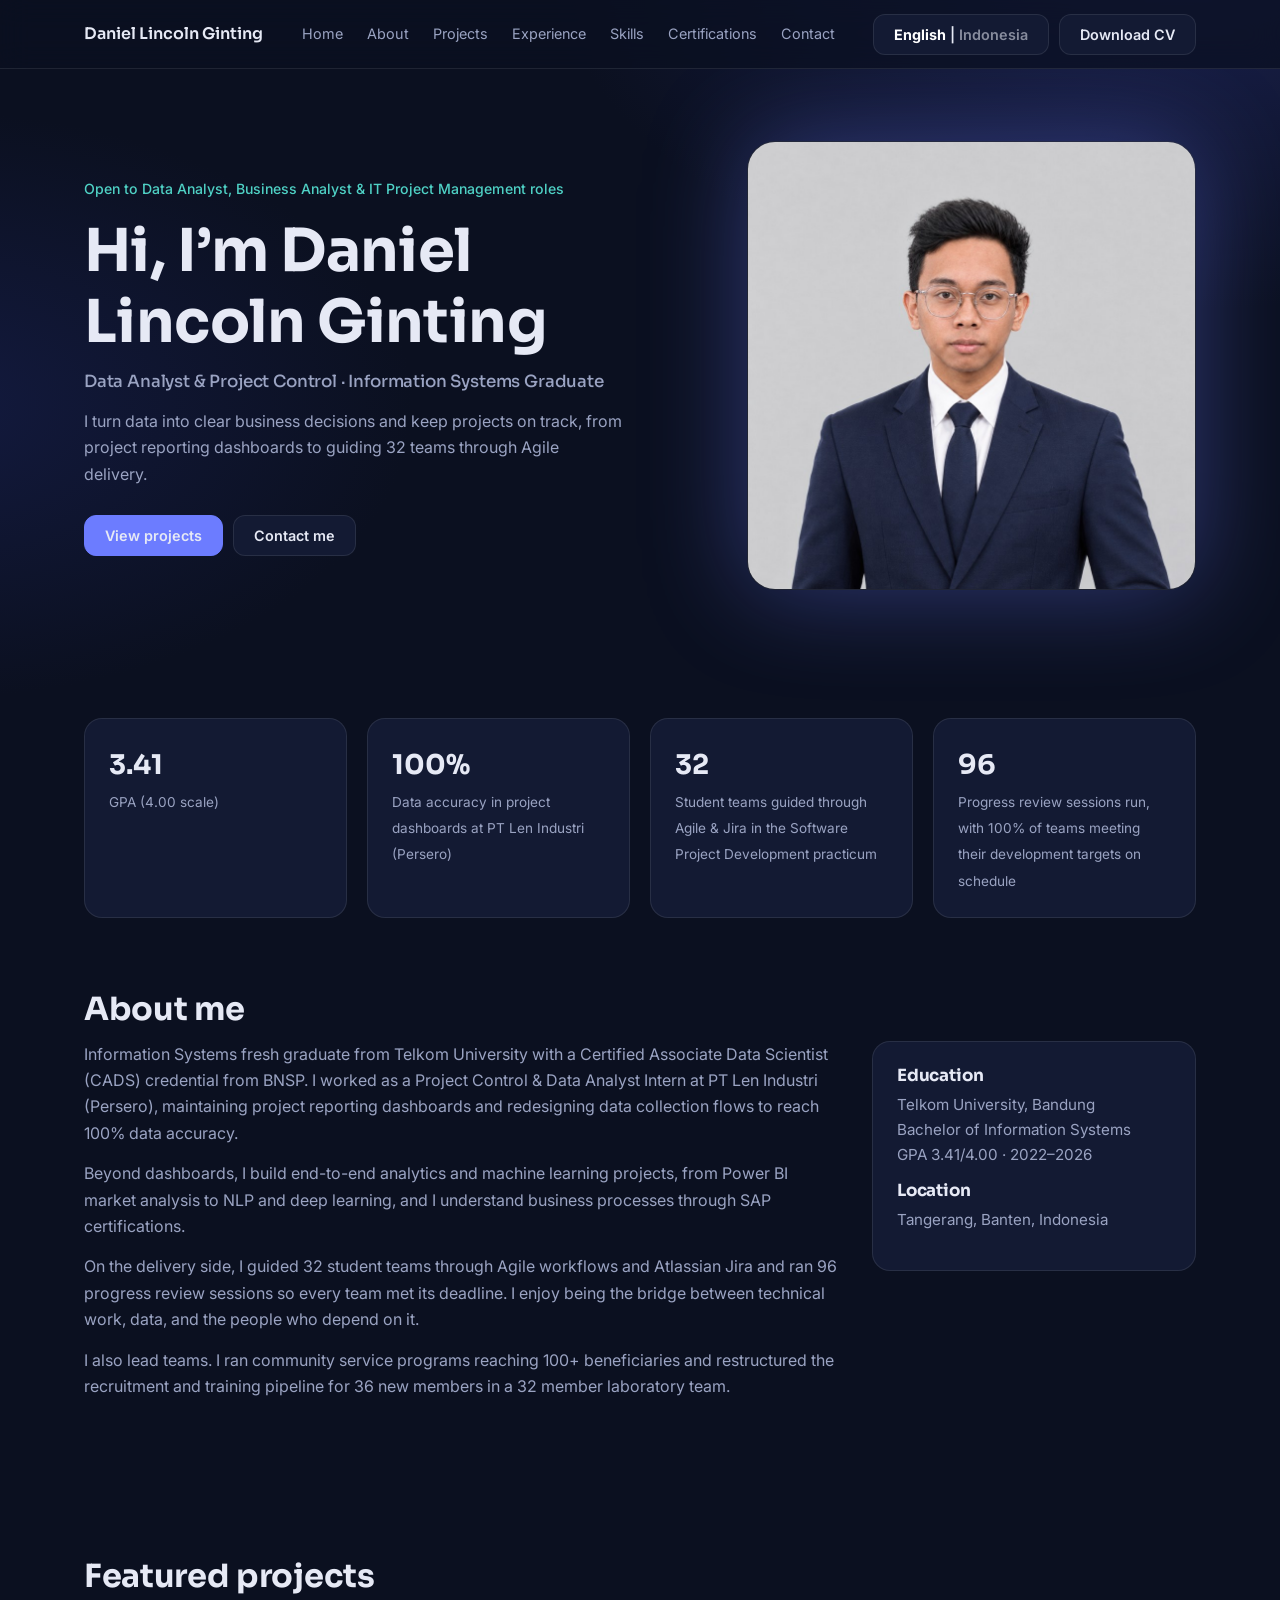
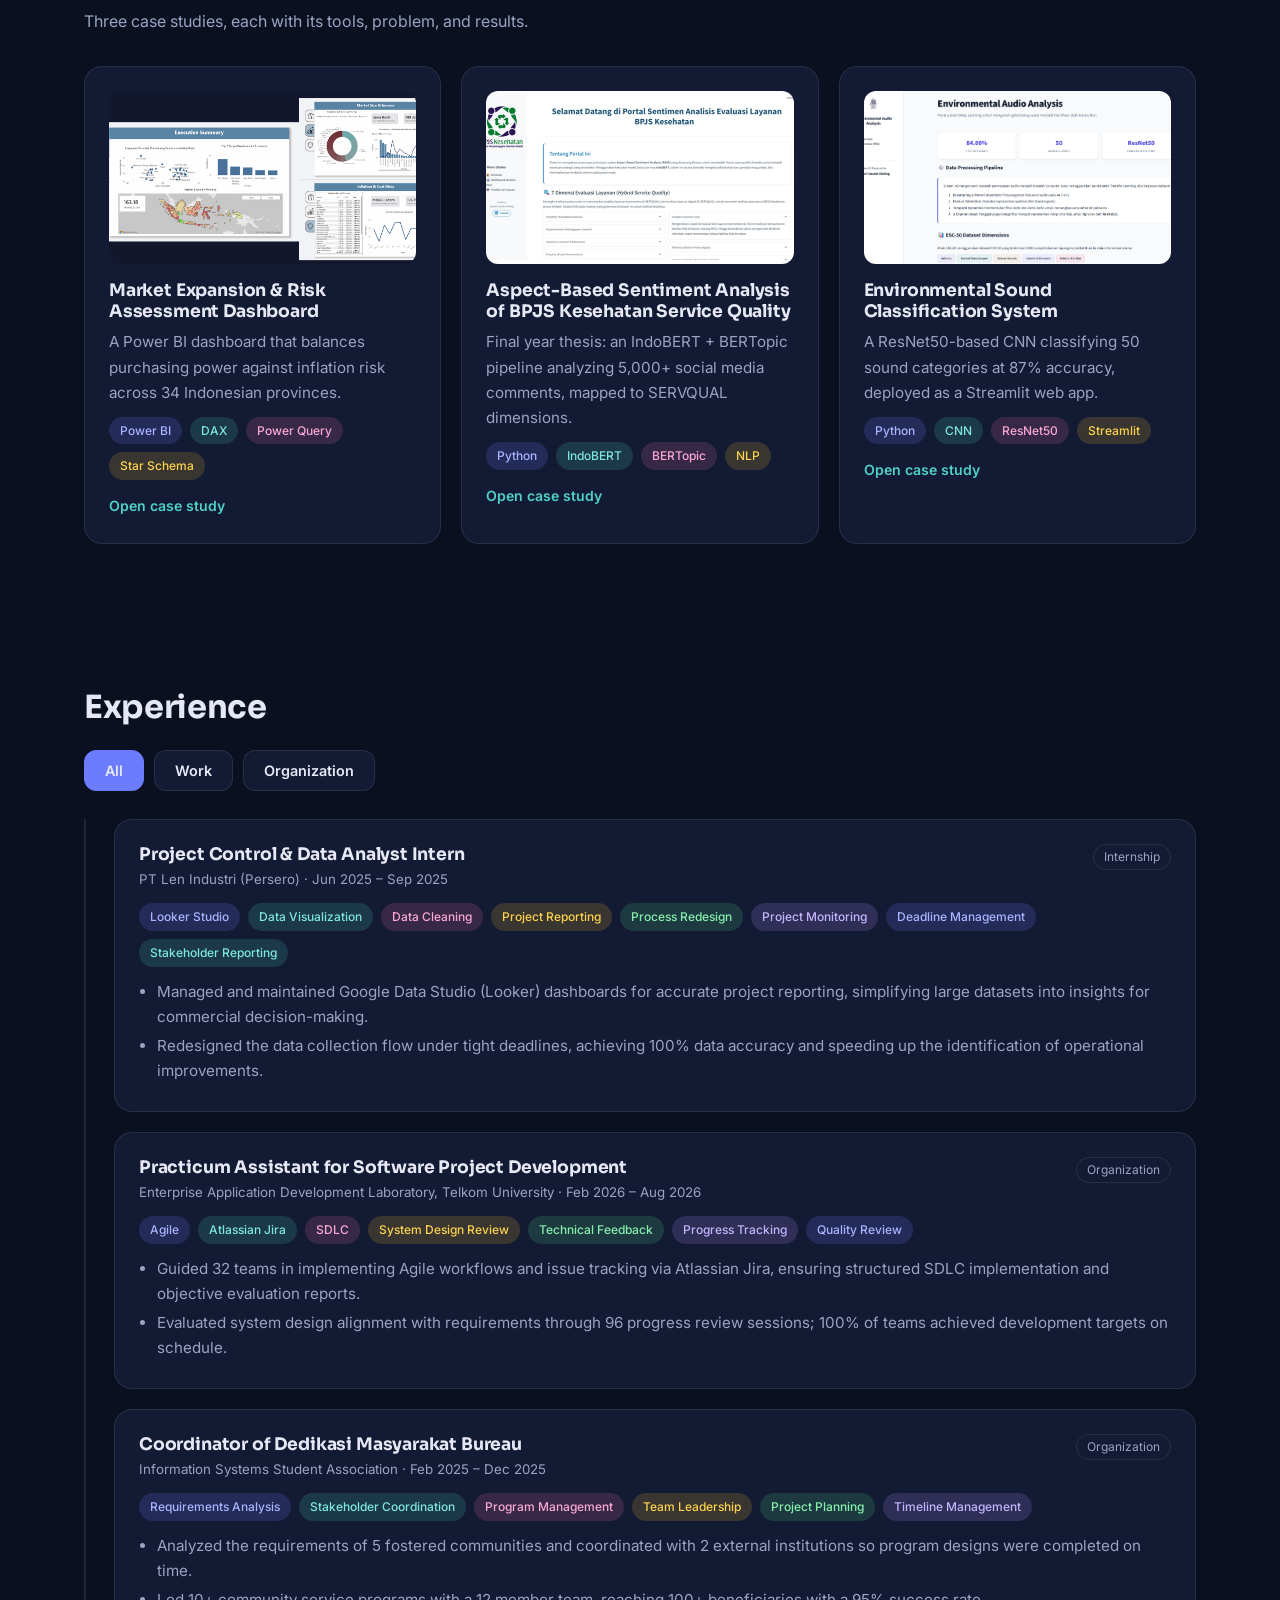
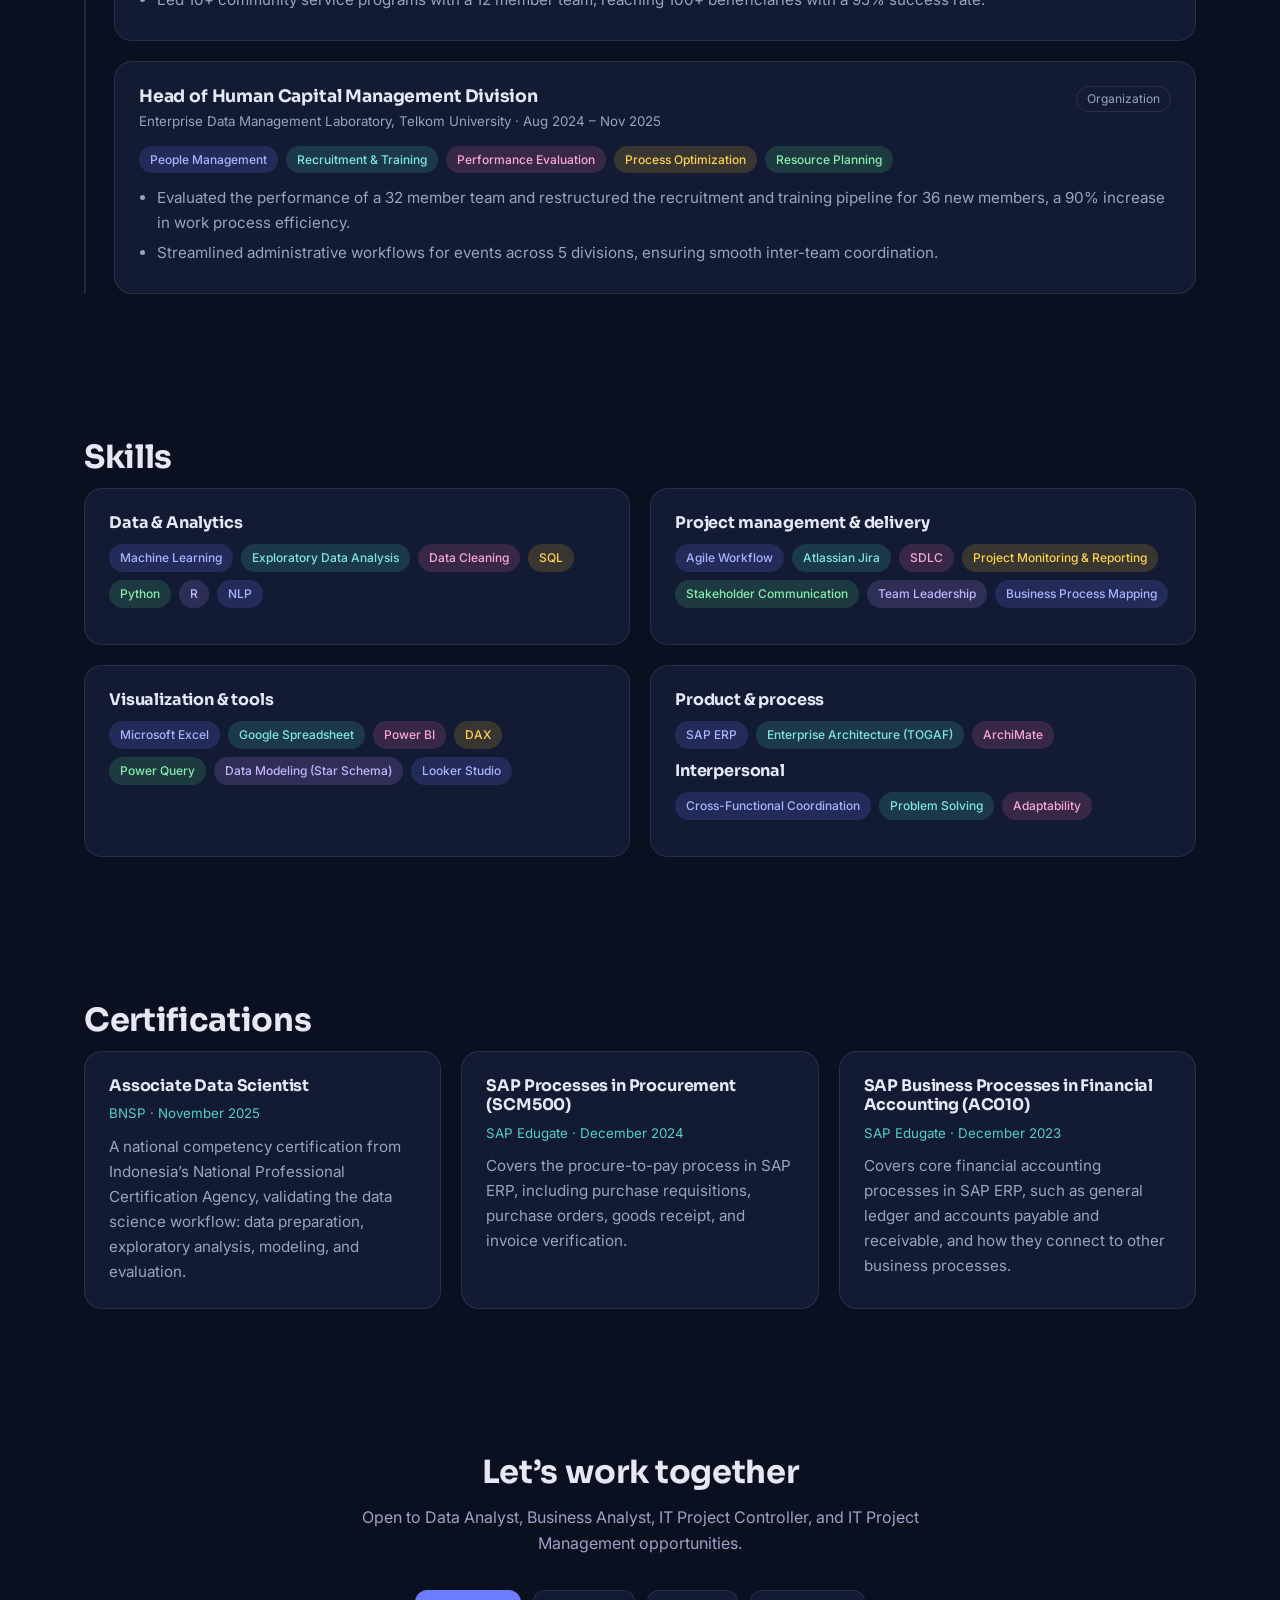
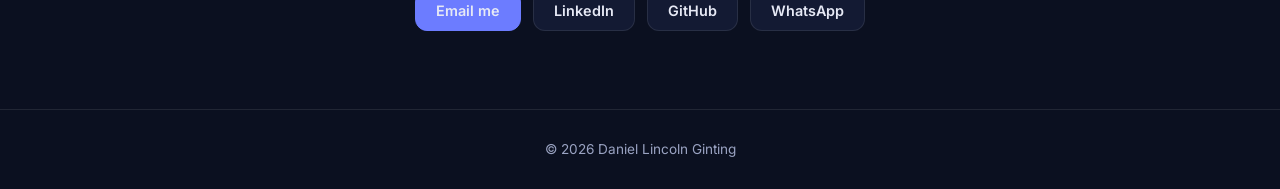
<file: index.html>
<!DOCTYPE html>
<html lang="en">
<head>
<meta charset="utf-8">
<meta name="viewport" content="width=device-width, initial-scale=1">
<title>Daniel Lincoln Ginting | Data Analyst & Project Control</title>
<meta name="description" content="Portfolio of Daniel Lincoln Ginting: data analytics, NLP, and project control.">
<link rel="preconnect" href="https://fonts.googleapis.com">
<link rel="preconnect" href="https://fonts.gstatic.com" crossorigin>
<link href="https://fonts.googleapis.com/css2?family=Inter:wght@400;500;600&family=Sora:wght@500;600;700&display=swap" rel="stylesheet">
<link rel="stylesheet" href="style.css">
</head>
<body>
<nav><div class="wrap">
  <a class="logo" href="#home">Daniel Lincoln Ginting</a>
  <ul>
    <li><a href="#home">Home</a></li><li><a href="#about">About</a></li><li><a href="#projects">Projects</a></li>
    <li><a href="#experience">Experience</a></li><li><a href="#skills">Skills</a></li><li><a href="#certifications">Certifications</a></li><li><a href="#contact">Contact</a></li>
  </ul>
  <div class="dd"><button class="btn">Download CV</button>
    <div><a href="#" id="cv-id">CV Bahasa Indonesia</a><a href="#" id="cv-en">CV English</a></div>
  </div>
</div></nav>

<main class="wrap">
<section id="home" class="hero">
  <div>
    <span class="tag">Open to Data Analyst, Business Analyst & IT Project Management roles</span>
    <h1>Hi, I’m Daniel Lincoln Ginting</h1>
    <h3>Data Analyst & Project Control · Information Systems Graduate</h3>
    <p>I turn data into clear business decisions and keep projects on track, from project reporting dashboards to guiding 32 teams through Agile delivery.</p>
    <a class="btn p" href="#projects">View projects</a><a class="btn" href="#contact">Contact me</a>
  </div>
  <div class="photo"><img src="assets/profile.jpg" alt="Portrait of Daniel Lincoln Ginting" width="900" height="900"></div>
</section>
<div class="stats">
  <div class="card stat"><b>3.41</b><span>GPA (4.00 scale)</span></div>
  <div class="card stat"><b>100%</b><span>Data accuracy in project dashboards at PT Len Industri (Persero)</span></div>
  <div class="card stat"><b>32</b><span>Student teams guided through Agile & Jira in the Software Project Development practicum</span></div>
  <div class="card stat"><b>96</b><span>Progress review sessions run, with 100% of teams meeting their development targets on schedule</span></div>
</div>

<section id="about">
  <h2>About me</h2>
  <div class="about">
    <div>
      <p>Information Systems fresh graduate from Telkom University with a Certified Associate Data Scientist (CADS) credential from BNSP. I worked as a Project Control & Data Analyst Intern at PT Len Industri (Persero), maintaining project reporting dashboards and redesigning data collection flows to reach 100% data accuracy.</p>
      <p>Beyond dashboards, I build end-to-end analytics and machine learning projects, from Power BI market analysis to NLP and deep learning, and I understand business processes through SAP certifications.</p>
      <p>On the delivery side, I guided 32 student teams through Agile workflows and Atlassian Jira and ran 96 progress review sessions so every team met its deadline. I enjoy being the bridge between technical work, data, and the people who depend on it.</p>
      <p>I also lead teams. I ran community service programs reaching 100+ beneficiaries and restructured the recruitment and training pipeline for 36 new members in a 32 member laboratory team.</p>
    </div>
    <div class="card">
      <h3>Education</h3>
      <p>Telkom University, Bandung<br>Bachelor of Information Systems<br>GPA 3.41/4.00 · 2022–2026</p>
      <h3>Location</h3>
      <p>Tangerang, Banten, Indonesia</p>
    </div>
  </div>
</section>

<section id="projects">
  <h2>Featured projects</h2>
  <p class="sub">Three case studies, each with its tools, problem, and results.</p>
  <div class="grid3">
    <a class="card proj" href="market-expansion.html">
      <div class="cover"><img src="assets/cover-market.png" alt="Market Expansion dashboard preview" onerror="this.remove()"></div>
      <h3>Market Expansion & Risk Assessment Dashboard</h3>
      <p>A Power BI dashboard that balances purchasing power against inflation risk across 34 Indonesian provinces.</p>
      <div data-chips="Power BI,DAX,Power Query,Star Schema"></div><span class="go">Open case study</span>
    </a>
    <a class="card proj" href="bpjs-sentiment.html">
      <div class="cover"><img src="assets/cover-bpjs.png" alt="BPJS sentiment analysis preview" onerror="this.remove()"></div>
      <h3>Aspect-Based Sentiment Analysis of BPJS Kesehatan Service Quality</h3>
      <p>Final year thesis: an IndoBERT + BERTopic pipeline analyzing 5,000+ social media comments, mapped to SERVQUAL dimensions.</p>
      <div data-chips="Python,IndoBERT,BERTopic,NLP"></div><span class="go">Open case study</span>
    </a>
    <a class="card proj" href="environmental-audio.html">
      <div class="cover"><img src="assets/cover-audio.png" alt="Environmental sound classification app preview" onerror="this.remove()"></div>
      <h3>Environmental Sound Classification System</h3>
      <p>A ResNet50-based CNN classifying 50 sound categories at 87% accuracy, deployed as a Streamlit web app.</p>
      <div data-chips="Python,CNN,ResNet50,Streamlit"></div><span class="go">Open case study</span>
    </a>
  </div>
</section>

<section id="experience">
  <h2>Experience</h2>
  <div class="tabs">
    <button class="btn on" data-f="all">All</button><button class="btn" data-f="work">Work</button>
    <button class="btn" data-f="org">Organization</button>
  </div>
  <div class="tl">
    <article class="card exp" data-cat="work">
      <span class="badge">Internship</span>
      <h3>Project Control & Data Analyst Intern</h3><small>PT Len Industri (Persero) · Jun 2025 – Sep 2025</small>
      <div data-chips="Looker Studio,Data Visualization,Data Cleaning,Project Reporting,Process Redesign,Project Monitoring,Deadline Management,Stakeholder Reporting"></div>
      <ul><li>Managed and maintained Google Data Studio (Looker) dashboards for accurate project reporting, simplifying large datasets into insights for commercial decision-making.</li>
      <li>Redesigned the data collection flow under tight deadlines, achieving 100% data accuracy and speeding up the identification of operational improvements.</li></ul>
    </article>
    <article class="card exp" data-cat="org">
      <span class="badge">Organization</span>
      <h3>Practicum Assistant for Software Project Development</h3><small>Enterprise Application Development Laboratory, Telkom University · Feb 2026 – Aug 2026</small>
      <div data-chips="Agile,Atlassian Jira,SDLC,System Design Review,Technical Feedback,Progress Tracking,Quality Review"></div>
      <ul><li>Guided 32 teams in implementing Agile workflows and issue tracking via Atlassian Jira, ensuring structured SDLC implementation and objective evaluation reports.</li>
      <li>Evaluated system design alignment with requirements through 96 progress review sessions; 100% of teams achieved development targets on schedule.</li></ul>
    </article>
    <article class="card exp" data-cat="org">
      <span class="badge">Organization</span>
      <h3>Coordinator of Dedikasi Masyarakat Bureau</h3><small>Information Systems Student Association · Feb 2025 – Dec 2025</small>
      <div data-chips="Requirements Analysis,Stakeholder Coordination,Program Management,Team Leadership,Project Planning,Timeline Management"></div>
      <ul><li>Analyzed the requirements of 5 fostered communities and coordinated with 2 external institutions so program designs were completed on time.</li>
      <li>Led 10+ community service programs with a 12 member team, reaching 100+ beneficiaries with a 95% success rate.</li></ul>
    </article>
    <article class="card exp" data-cat="org">
      <span class="badge">Organization</span>
      <h3>Head of Human Capital Management Division</h3><small>Enterprise Data Management Laboratory, Telkom University · Aug 2024 – Nov 2025</small>
      <div data-chips="People Management,Recruitment & Training,Performance Evaluation,Process Optimization,Resource Planning"></div>
      <ul><li>Evaluated the performance of a 32 member team and restructured the recruitment and training pipeline for 36 new members, a 90% increase in work process efficiency.</li>
      <li>Streamlined administrative workflows for events across 5 divisions, ensuring smooth inter-team coordination.</li></ul>
    </article>
  </div>
</section>

<section id="skills">
  <h2>Skills</h2>
  <div class="skills">
    <div class="card"><h3>Data & Analytics</h3><div data-chips="Machine Learning,Exploratory Data Analysis,Data Cleaning,SQL,Python,R,NLP"></div></div>
    <div class="card"><h3>Project management & delivery</h3><div data-chips="Agile Workflow,Atlassian Jira,SDLC,Project Monitoring & Reporting,Stakeholder Communication,Team Leadership,Business Process Mapping"></div></div>
    <div class="card"><h3>Visualization & tools</h3><div data-chips="Microsoft Excel,Google Spreadsheet,Power BI,DAX,Power Query,Data Modeling (Star Schema),Looker Studio"></div></div>
    <div class="card"><h3>Product & process</h3><div data-chips="SAP ERP,Enterprise Architecture (TOGAF),ArchiMate"></div><h3>Interpersonal</h3><div data-chips="Cross-Functional Coordination,Problem Solving,Adaptability"></div></div>
  </div>
</section>

<section id="certifications">
  <h2>Certifications</h2>
  <div class="grid3">
    <div class="card cert"><h3>Associate Data Scientist</h3><small>BNSP · November 2025</small><p>A national competency certification from Indonesia’s National Professional Certification Agency, validating the data science workflow: data preparation, exploratory analysis, modeling, and evaluation.</p></div>
    <div class="card cert"><h3>SAP Processes in Procurement (SCM500)</h3><small>SAP Edugate · December 2024</small><p>Covers the procure-to-pay process in SAP ERP, including purchase requisitions, purchase orders, goods receipt, and invoice verification.</p></div>
    <div class="card cert"><h3>SAP Business Processes in Financial Accounting (AC010)</h3><small>SAP Edugate · December 2023</small><p>Covers core financial accounting processes in SAP ERP, such as general ledger and accounts payable and receivable, and how they connect to other business processes.</p></div>
  </div>
</section>

<section id="contact" class="contact">
  <h2>Let’s work together</h2>
  <p class="sub">Open to Data Analyst, Business Analyst, IT Project Controller, and IT Project Management opportunities.</p>
  <a class="btn p" href="mailto:daniellincolnginting05@gmail.com">Email me</a>
  <a class="btn" href="https://www.linkedin.com/in/daniellincolnginting/" target="_blank" rel="noopener">LinkedIn</a>
  <a class="btn" href="https://github.com/daniellincolnginting" target="_blank" rel="noopener">GitHub</a>
  <a class="btn" href="https://wa.me/62895335222534?text=Hello%20Daniel%2C%20I%20found%20your%20portfolio%20website." target="_blank" rel="noopener">WhatsApp</a>
</section>
</main>

<footer>© 2026 Daniel Lincoln Ginting</footer>
<script src="script.js"></script>
<script src="i18n-id.js"></script>
<script src="i18n.js"></script>
</body>
</html>
</file>
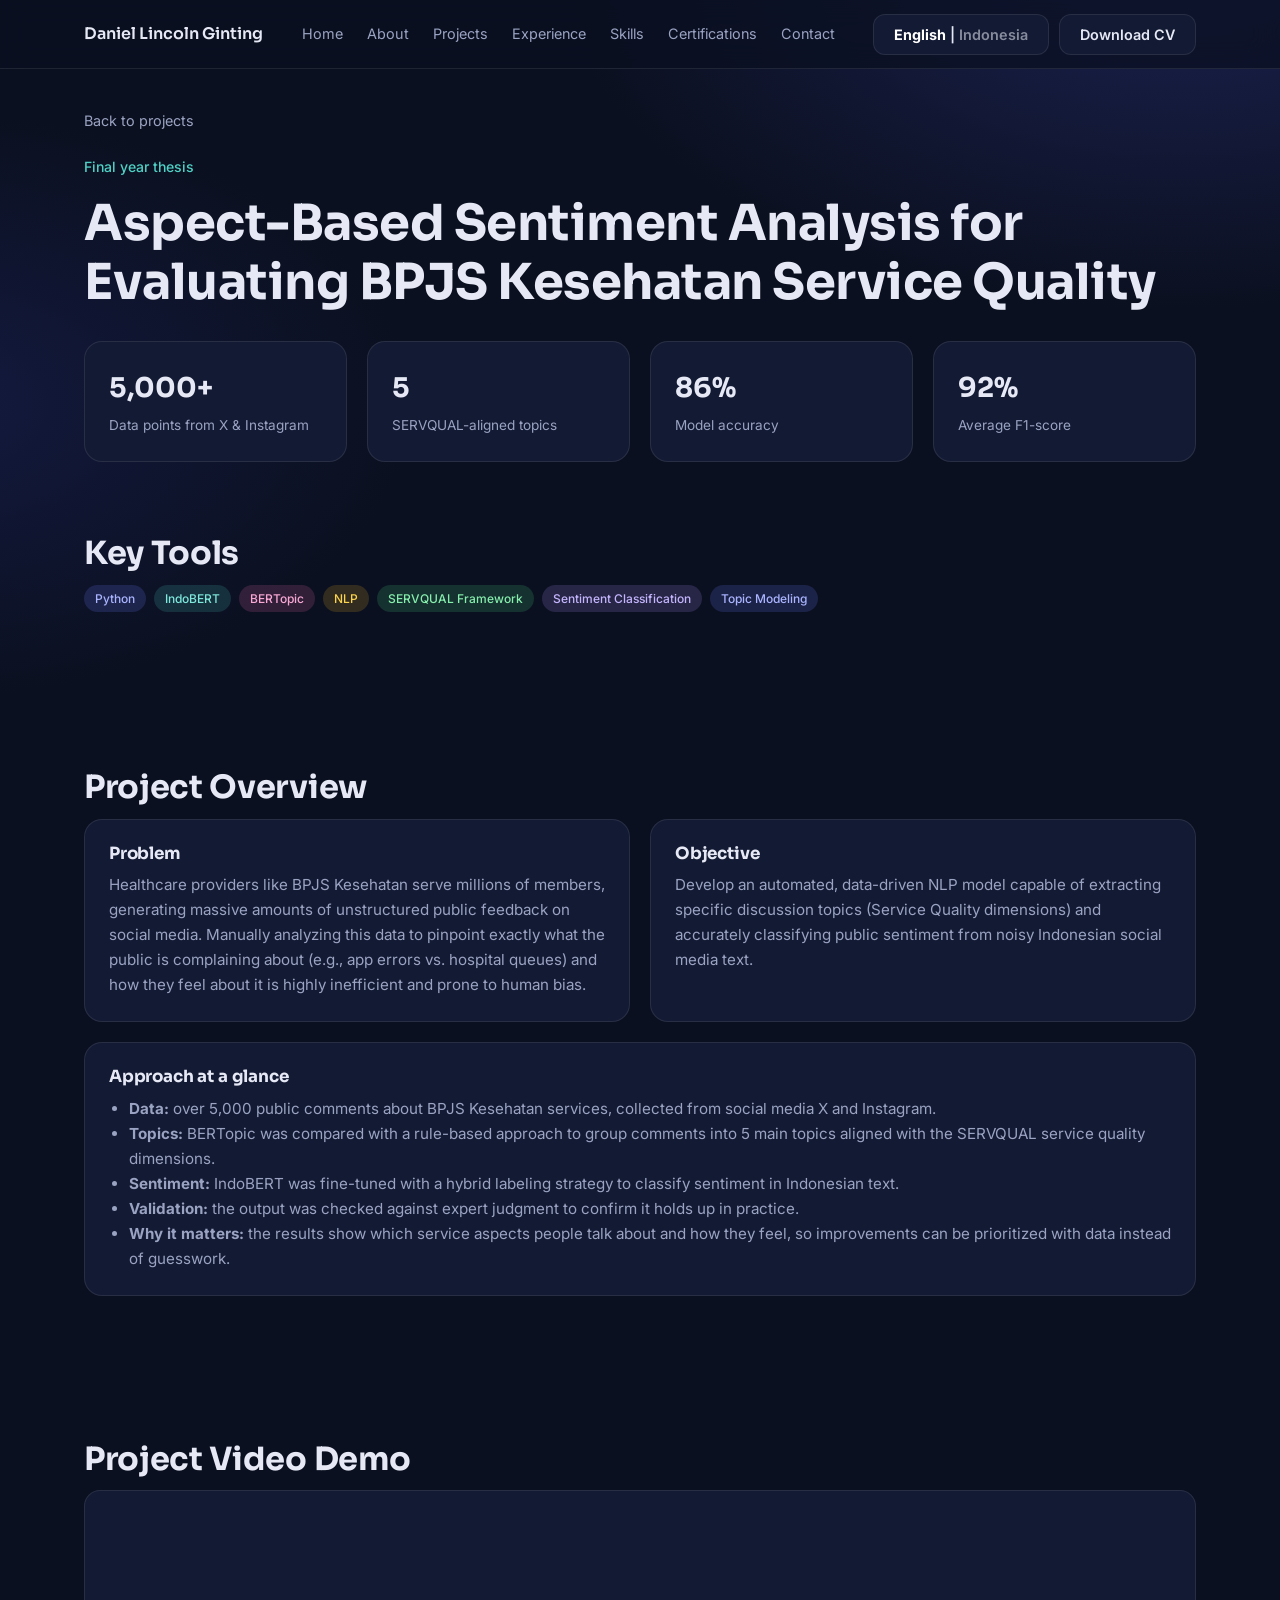
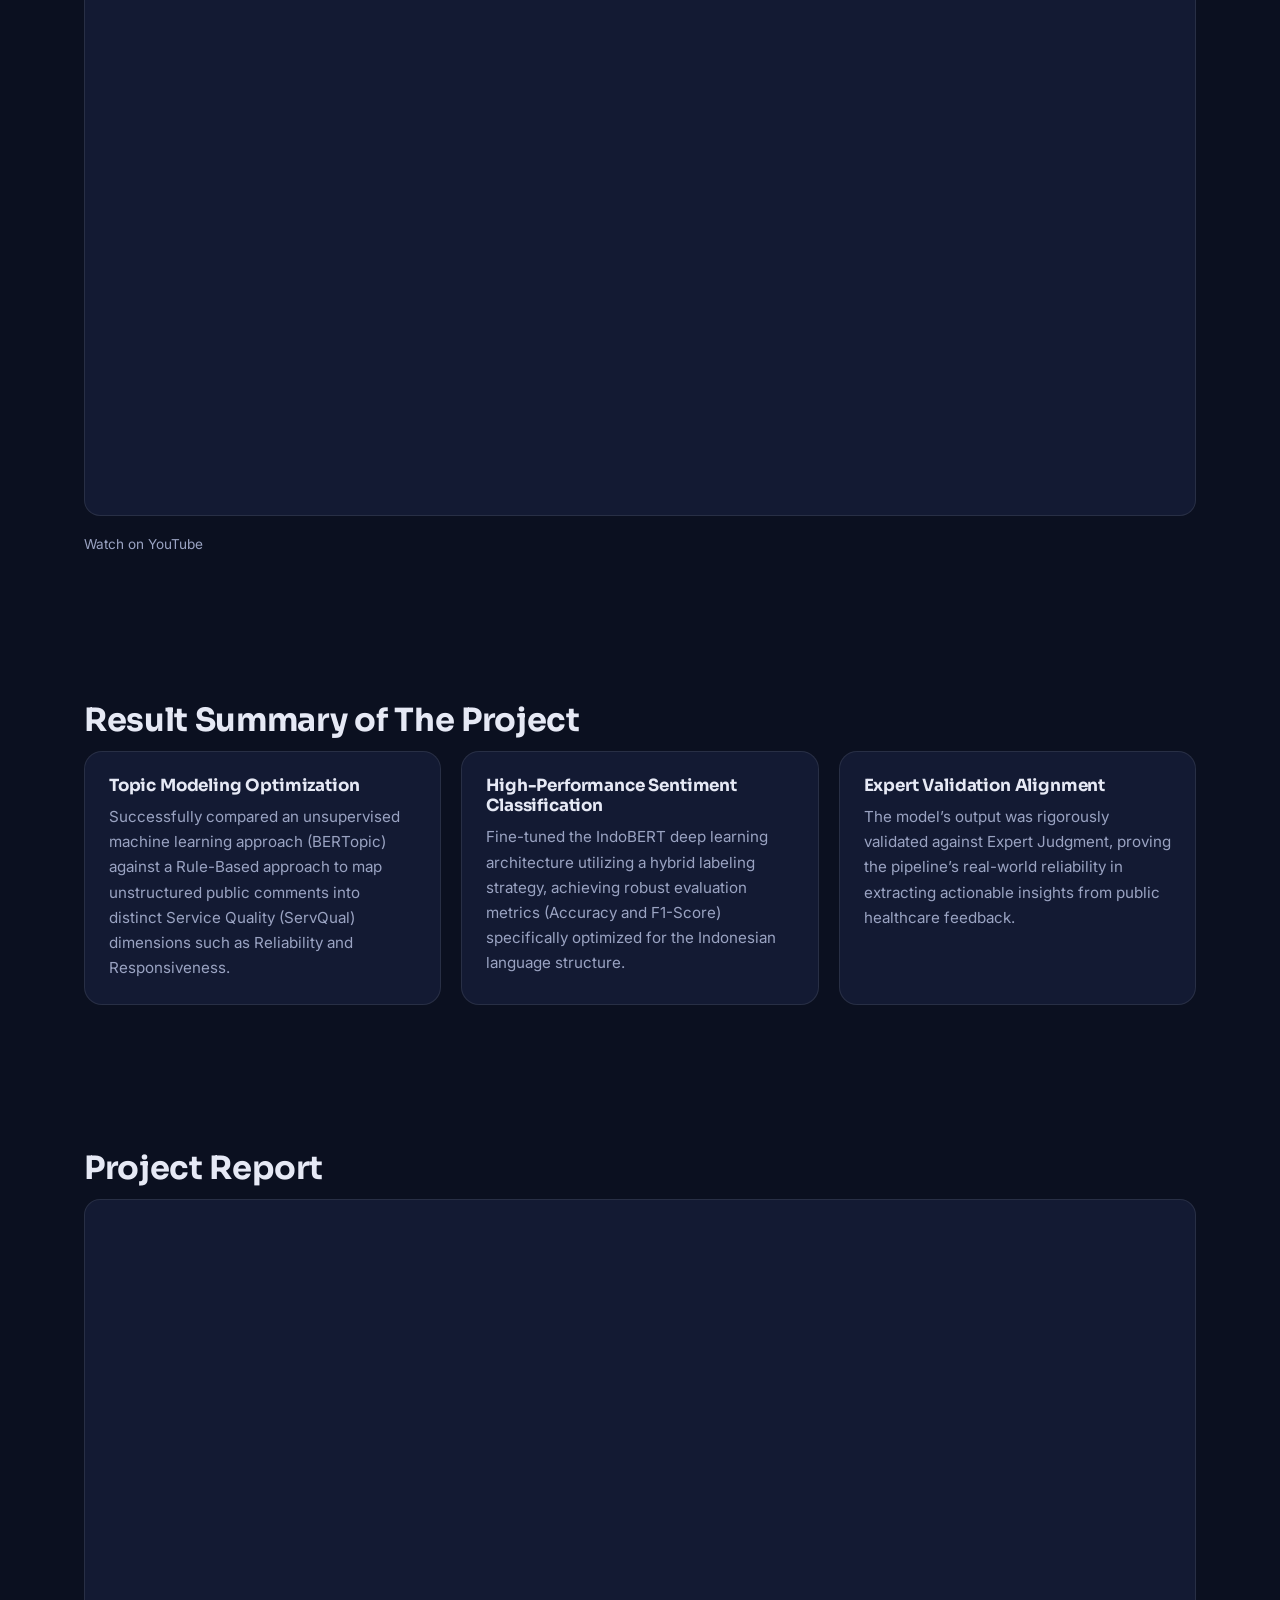
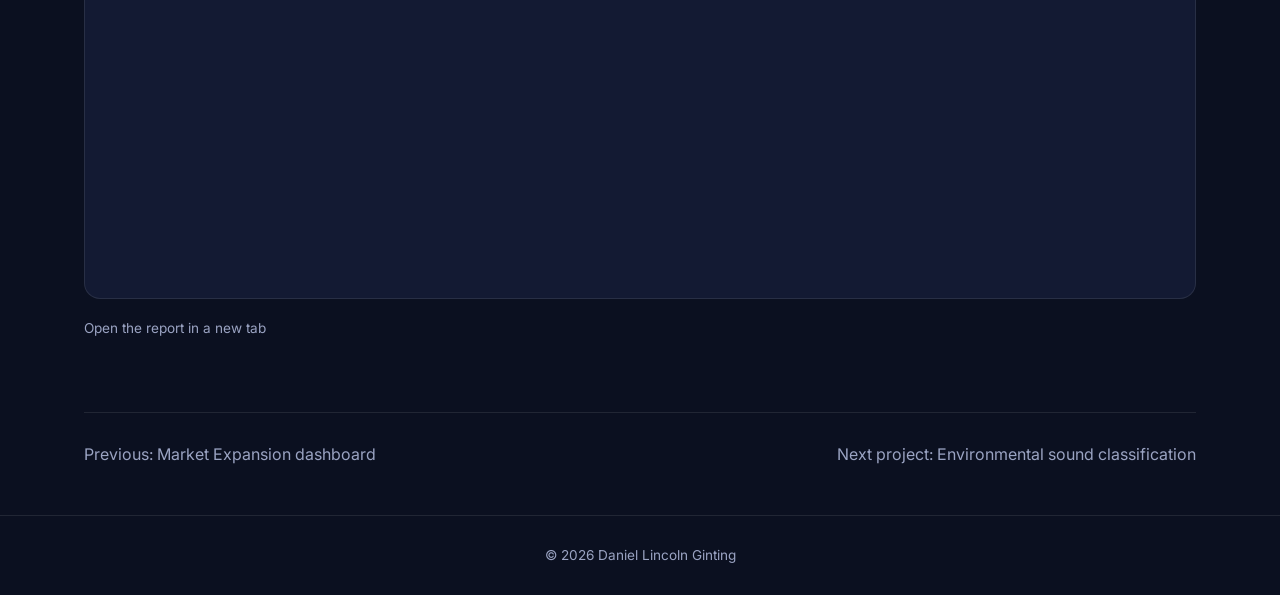
<file: bpjs-sentiment.html>
<!DOCTYPE html>
<html lang="en">
<head>
<meta charset="utf-8">
<meta name="viewport" content="width=device-width, initial-scale=1">
<title>Aspect-Based Sentiment Analysis of BPJS Kesehatan | Daniel Lincoln Ginting</title>
<link rel="preconnect" href="https://fonts.googleapis.com">
<link rel="preconnect" href="https://fonts.gstatic.com" crossorigin>
<link href="https://fonts.googleapis.com/css2?family=Inter:wght@400;500;600&family=Sora:wght@500;600;700&display=swap" rel="stylesheet">
<link rel="stylesheet" href="style.css">
</head>
<body>
<nav><div class="wrap">
  <a class="logo" href="index.html">Daniel Lincoln Ginting</a>
  <ul>
    <li><a href="index.html#home">Home</a></li><li><a href="index.html#about">About</a></li><li><a href="index.html#projects">Projects</a></li>
    <li><a href="index.html#experience">Experience</a></li><li><a href="index.html#skills">Skills</a></li><li><a href="index.html#certifications">Certifications</a></li><li><a href="index.html#contact">Contact</a></li>
  </ul>
  <div class="dd"><button class="btn">Download CV</button>
    <div><a href="#" id="cv-id">CV Bahasa Indonesia</a><a href="#" id="cv-en">CV English</a></div>
  </div>
</div></nav>

<main class="wrap">
<a class="back" href="index.html#projects">Back to projects</a>
<header class="ph">
  <span class="tag">Final year thesis</span>
  <h1 style="max-width:30ch">Aspect-Based Sentiment Analysis for Evaluating BPJS Kesehatan Service Quality</h1>
  <div class="stats" style="margin-top:28px">
    <div class="card stat"><b>5,000+</b><span>Data points from X & Instagram</span></div>
    <div class="card stat"><b>5</b><span>SERVQUAL-aligned topics</span></div>
    <div class="card stat"><b>86%</b><span>Model accuracy</span></div>
    <div class="card stat"><b>92%</b><span>Average F1-score</span></div>
  </div>
</header>

<section>
  <h2>Key Tools</h2>
  <div data-chips="Python,IndoBERT,BERTopic,NLP,SERVQUAL Framework,Sentiment Classification,Topic Modeling"></div>
</section>

<section>
  <h2>Project Overview</h2>
  <div class="two">
    <div class="card"><h3 class="t">Problem</h3><p>Healthcare providers like BPJS Kesehatan serve millions of members, generating massive amounts of unstructured public feedback on social media. Manually analyzing this data to pinpoint exactly what the public is complaining about (e.g., app errors vs. hospital queues) and how they feel about it is highly inefficient and prone to human bias.</p></div>
    <div class="card"><h3 class="t">Objective</h3><p>Develop an automated, data-driven NLP model capable of extracting specific discussion topics (Service Quality dimensions) and accurately classifying public sentiment from noisy Indonesian social media text.</p></div>
  </div>
  <div class="card"><h3 class="t">Approach at a glance</h3>
    <ul style="padding-left:20px">
      <li><b>Data:</b> over 5,000 public comments about BPJS Kesehatan services, collected from social media X and Instagram.</li>
      <li><b>Topics:</b> BERTopic was compared with a rule-based approach to group comments into 5 main topics aligned with the SERVQUAL service quality dimensions.</li>
      <li><b>Sentiment:</b> IndoBERT was fine-tuned with a hybrid labeling strategy to classify sentiment in Indonesian text.</li>
      <li><b>Validation:</b> the output was checked against expert judgment to confirm it holds up in practice.</li>
      <li><b>Why it matters:</b> the results show which service aspects people talk about and how they feel, so improvements can be prioritized with data instead of guesswork.</li>
    </ul>
  </div>
</section>

<section>
  <h2>Project Video Demo</h2>
  <iframe class="pdf" style="height:auto;aspect-ratio:16/9" src="https://www.youtube.com/embed/XAgMnBU9idg" title="Project video demo" loading="lazy" referrerpolicy="strict-origin-when-cross-origin" allow="accelerometer; encrypted-media; gyroscope; picture-in-picture; fullscreen" allowfullscreen></iframe>
  <a class="small" href="https://www.youtube.com/watch?v=XAgMnBU9idg" target="_blank" rel="noopener">Watch on YouTube</a>
</section>

<section>
  <h2>Result Summary of The Project</h2>
  <div class="grid3">
    <div class="card"><h3 class="t">Topic Modeling Optimization</h3><p>Successfully compared an unsupervised machine learning approach (BERTopic) against a Rule-Based approach to map unstructured public comments into distinct Service Quality (ServQual) dimensions such as Reliability and Responsiveness.</p></div>
    <div class="card"><h3 class="t">High-Performance Sentiment Classification</h3><p>Fine-tuned the IndoBERT deep learning architecture utilizing a hybrid labeling strategy, achieving robust evaluation metrics (Accuracy and F1-Score) specifically optimized for the Indonesian language structure.</p></div>
    <div class="card"><h3 class="t">Expert Validation Alignment</h3><p>The model’s output was rigorously validated against Expert Judgment, proving the pipeline’s real-world reliability in extracting actionable insights from public healthcare feedback.</p></div>
  </div>
</section>

<section>
  <h2>Project Report</h2>
  <iframe class="pdf" src="https://drive.google.com/file/d/19JbnS-SHlK3Q4JUXPZmszMNgowm6tdr8/preview" title="Thesis project report" loading="lazy" allow="autoplay"></iframe>
  <a class="small" href="https://drive.google.com/file/d/19JbnS-SHlK3Q4JUXPZmszMNgowm6tdr8/view?usp=sharing" target="_blank" rel="noopener">Open the report in a new tab</a>
</section>

<div class="nextp"><a href="market-expansion.html">Previous: Market Expansion dashboard</a><a href="environmental-audio.html">Next project: Environmental sound classification</a></div>
</main>

<footer>© 2026 Daniel Lincoln Ginting</footer>
<script src="script.js"></script>
<script src="i18n-id.js"></script>
<script src="i18n.js"></script>
</body>
</html>
</file>
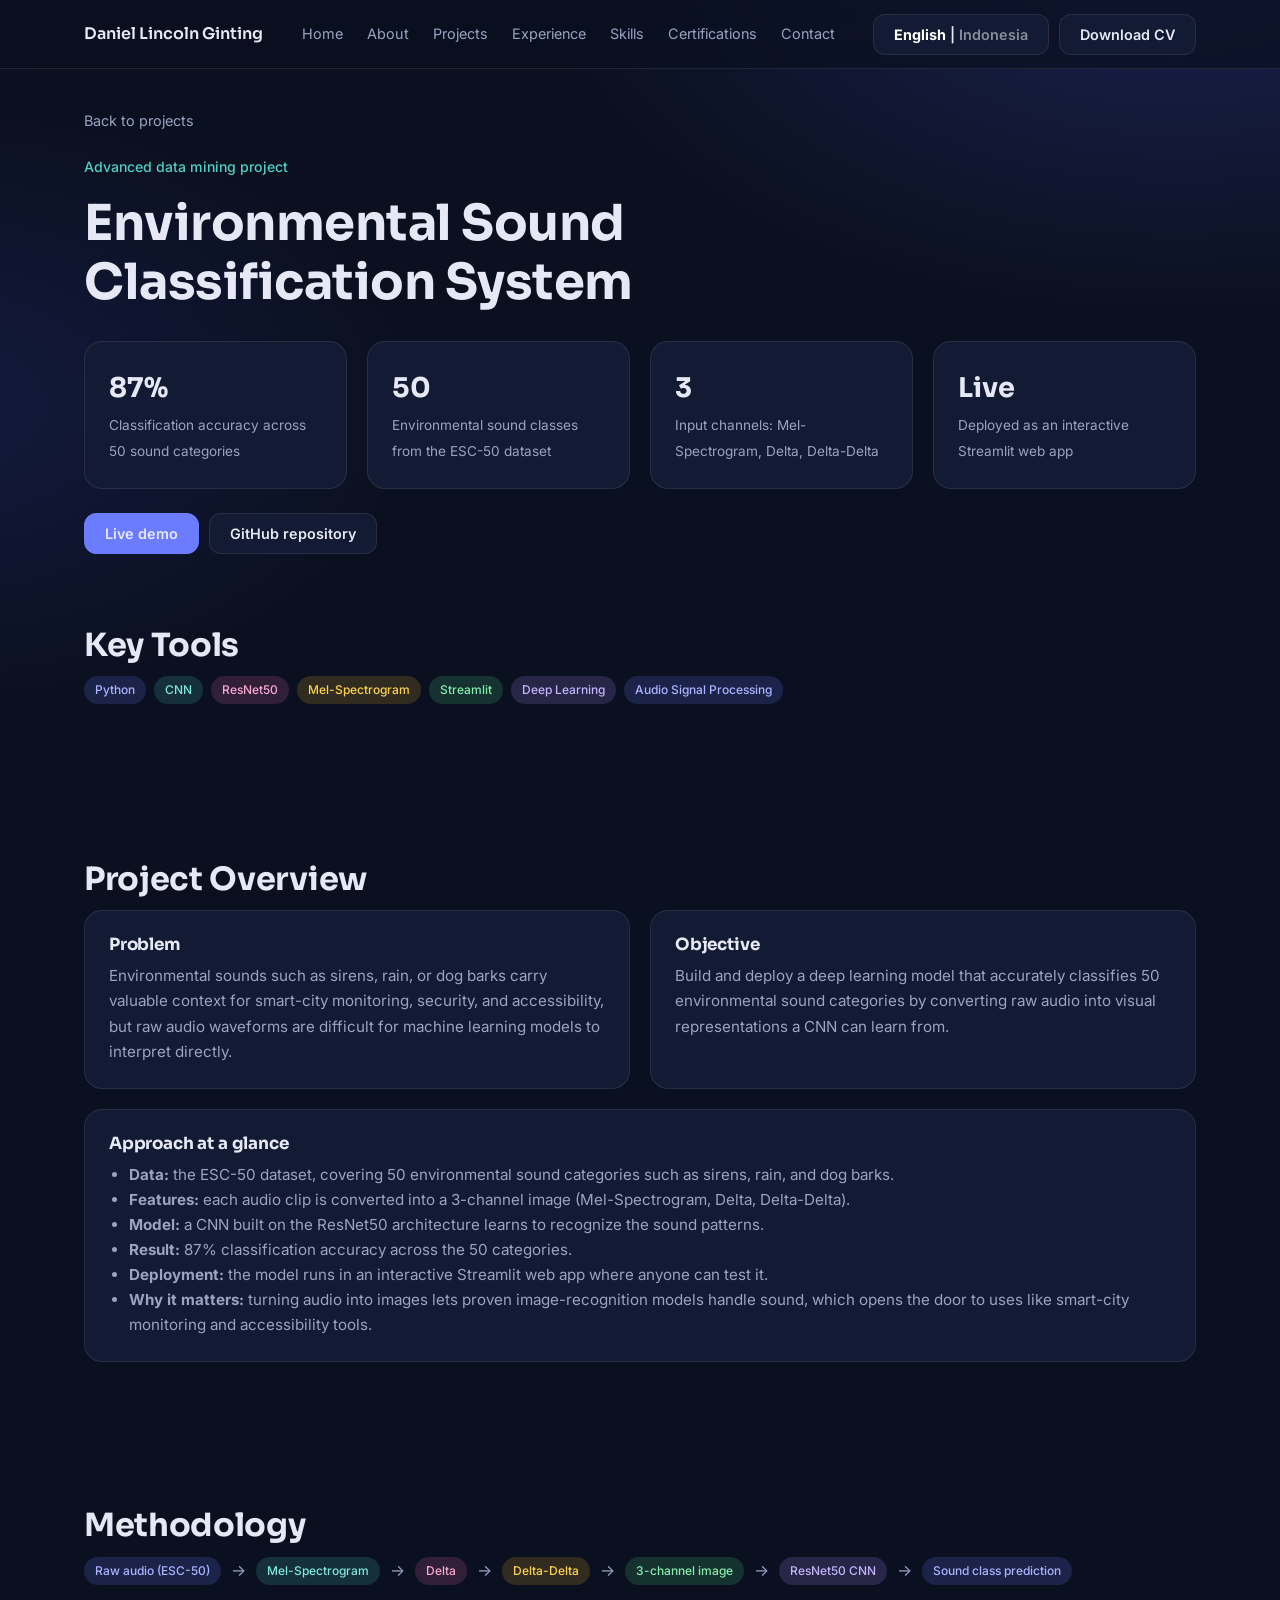
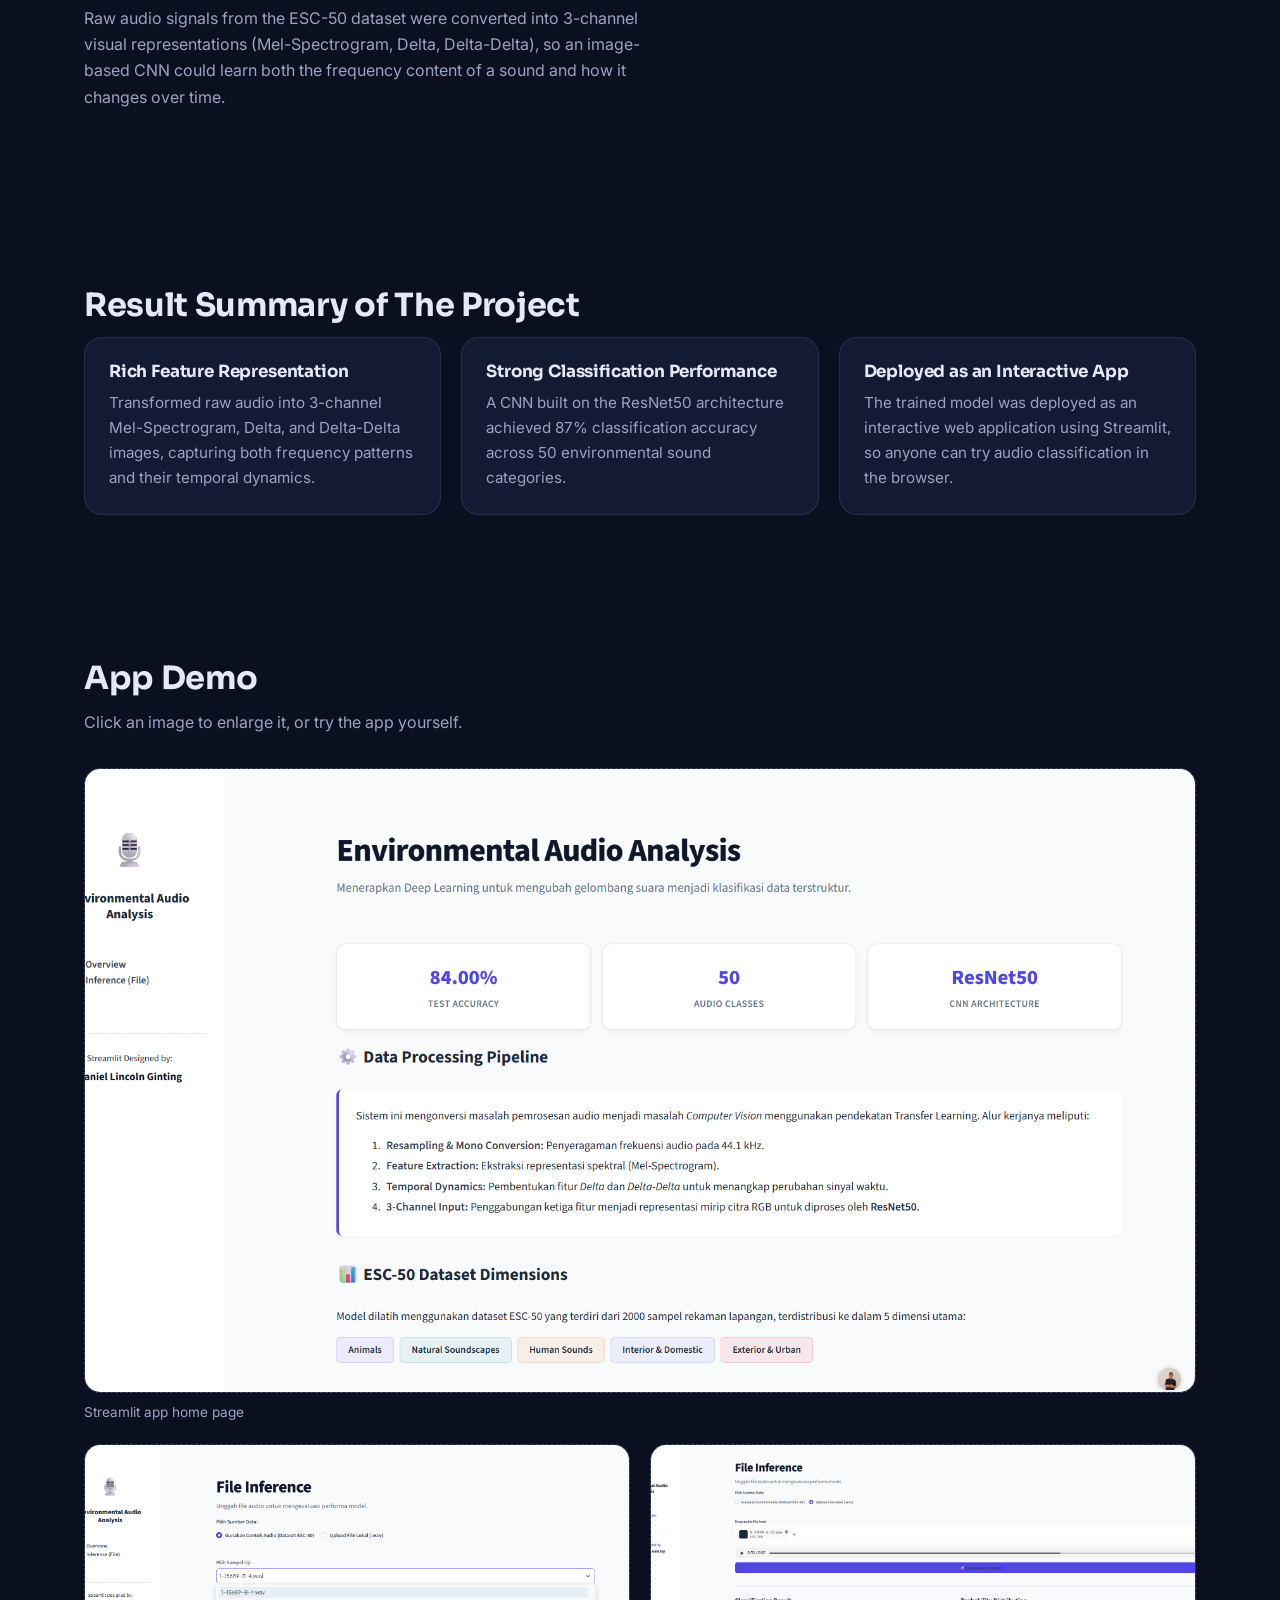
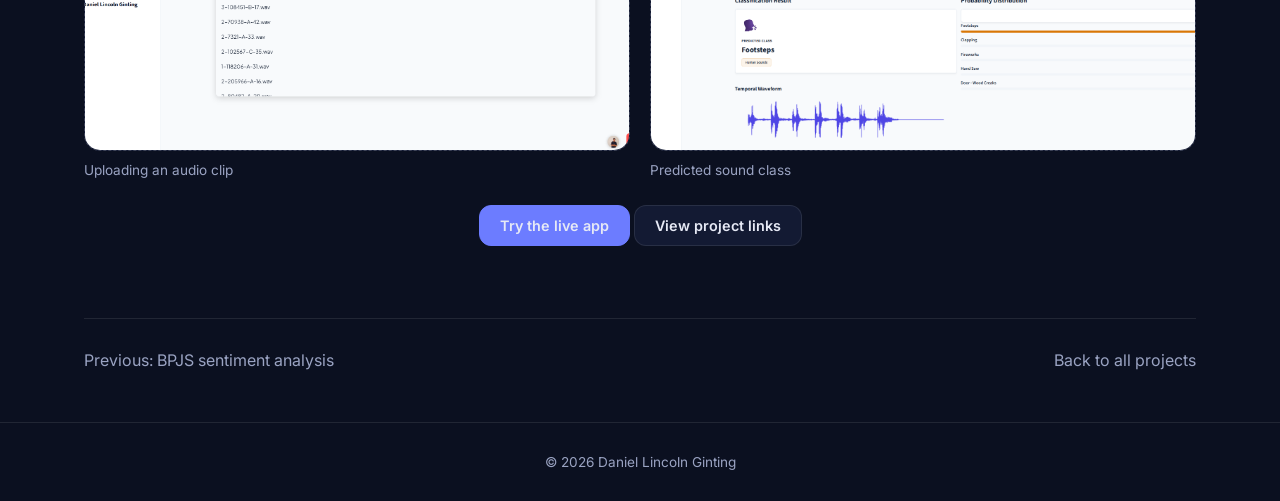
<file: environmental-audio.html>
<!DOCTYPE html>
<html lang="en">
<head>
<meta charset="utf-8">
<meta name="viewport" content="width=device-width, initial-scale=1">
<title>Environmental Sound Classification System | Daniel Lincoln Ginting</title>
<link rel="preconnect" href="https://fonts.googleapis.com">
<link rel="preconnect" href="https://fonts.gstatic.com" crossorigin>
<link href="https://fonts.googleapis.com/css2?family=Inter:wght@400;500;600&family=Sora:wght@500;600;700&display=swap" rel="stylesheet">
<link rel="stylesheet" href="style.css">
</head>
<body>
<nav><div class="wrap">
  <a class="logo" href="index.html">Daniel Lincoln Ginting</a>
  <ul>
    <li><a href="index.html#home">Home</a></li><li><a href="index.html#about">About</a></li><li><a href="index.html#projects">Projects</a></li>
    <li><a href="index.html#experience">Experience</a></li><li><a href="index.html#skills">Skills</a></li><li><a href="index.html#certifications">Certifications</a></li><li><a href="index.html#contact">Contact</a></li>
  </ul>
  <div class="dd"><button class="btn">Download CV</button>
    <div><a href="#" id="cv-id">CV Bahasa Indonesia</a><a href="#" id="cv-en">CV English</a></div>
  </div>
</div></nav>

<main class="wrap">
<a class="back" href="index.html#projects">Back to projects</a>
<header class="ph">
  <span class="tag">Advanced data mining project</span>
  <h1>Environmental Sound Classification System</h1>
  <div class="stats" style="margin-top:28px">
    <div class="card stat"><b>87%</b><span>Classification accuracy across 50 sound categories</span></div>
    <div class="card stat"><b>50</b><span>Environmental sound classes from the ESC-50 dataset</span></div>
    <div class="card stat"><b>3</b><span>Input channels: Mel-Spectrogram, Delta, Delta-Delta</span></div>
    <div class="card stat"><b>Live</b><span>Deployed as an interactive Streamlit web app</span></div>
  </div>
  <div style="display:flex;gap:10px;flex-wrap:wrap;margin-top:24px">
    <a class="btn p" href="https://esc50-audioclassification.streamlit.app/" target="_blank" rel="noopener">Live demo</a>
    <a class="btn" href="https://github.com/daniellincolnginting/Environmental-Audio-Analysis" target="_blank" rel="noopener">GitHub repository</a>
  </div>
</header>

<section>
  <h2>Key Tools</h2>
  <div data-chips="Python,CNN,ResNet50,Mel-Spectrogram,Streamlit,Deep Learning,Audio Signal Processing"></div>
</section>

<section>
  <h2>Project Overview</h2>
  <div class="two">
    <div class="card"><h3 class="t">Problem</h3><p>Environmental sounds such as sirens, rain, or dog barks carry valuable context for smart-city monitoring, security, and accessibility, but raw audio waveforms are difficult for machine learning models to interpret directly.</p></div>
    <div class="card"><h3 class="t">Objective</h3><p>Build and deploy a deep learning model that accurately classifies 50 environmental sound categories by converting raw audio into visual representations a CNN can learn from.</p></div>
  </div>
  <div class="card"><h3 class="t">Approach at a glance</h3>
    <ul style="padding-left:20px">
      <li><b>Data:</b> the ESC-50 dataset, covering 50 environmental sound categories such as sirens, rain, and dog barks.</li>
      <li><b>Features:</b> each audio clip is converted into a 3-channel image (Mel-Spectrogram, Delta, Delta-Delta).</li>
      <li><b>Model:</b> a CNN built on the ResNet50 architecture learns to recognize the sound patterns.</li>
      <li><b>Result:</b> 87% classification accuracy across the 50 categories.</li>
      <li><b>Deployment:</b> the model runs in an interactive Streamlit web app where anyone can test it.</li>
      <li><b>Why it matters:</b> turning audio into images lets proven image-recognition models handle sound, which opens the door to uses like smart-city monitoring and accessibility tools.</li>
    </ul>
  </div>
</section>

<section>
  <h2>Methodology</h2>
  <div class="chips" style="align-items:center;gap:10px">
    <span class="chip c0">Raw audio (ESC-50)</span><i style="color:var(--mu);font-style:normal">→</i>
    <span class="chip c1">Mel-Spectrogram</span><i style="color:var(--mu);font-style:normal">→</i>
    <span class="chip c2">Delta</span><i style="color:var(--mu);font-style:normal">→</i>
    <span class="chip c3">Delta-Delta</span><i style="color:var(--mu);font-style:normal">→</i>
    <span class="chip c4">3-channel image</span><i style="color:var(--mu);font-style:normal">→</i>
    <span class="chip c5">ResNet50 CNN</span><i style="color:var(--mu);font-style:normal">→</i>
    <span class="chip c0">Sound class prediction</span>
  </div>
  <p class="sub" style="margin-top:20px">Raw audio signals from the ESC-50 dataset were converted into 3-channel visual representations (Mel-Spectrogram, Delta, Delta-Delta), so an image-based CNN could learn both the frequency content of a sound and how it changes over time.</p>
</section>

<section>
  <h2>Result Summary of The Project</h2>
  <div class="grid3">
    <div class="card"><h3 class="t">Rich Feature Representation</h3><p>Transformed raw audio into 3-channel Mel-Spectrogram, Delta, and Delta-Delta images, capturing both frequency patterns and their temporal dynamics.</p></div>
    <div class="card"><h3 class="t">Strong Classification Performance</h3><p>A CNN built on the ResNet50 architecture achieved 87% classification accuracy across 50 environmental sound categories.</p></div>
    <div class="card"><h3 class="t">Deployed as an Interactive App</h3><p>The trained model was deployed as an interactive web application using Streamlit, so anyone can try audio classification in the browser.</p></div>
  </div>
</section>

<section>
  <h2>App Demo</h2>
  <p class="sub">Click an image to enlarge it, or try the app yourself.</p>
  <div class="gal">
    <figure class="shot" style="grid-column:1/-1"><div class="box">Add assets/app-home.png<img src="assets/app-home.png" alt="Streamlit app home page" onerror="this.remove()"></div><figcaption>Streamlit app home page</figcaption></figure>
    <figure class="shot"><div class="box">Add assets/app-demo-1.png<img src="assets/app-demo-1.png" alt="Streamlit app screenshot 1" onerror="this.remove()"></div><figcaption>Uploading an audio clip</figcaption></figure>
    <figure class="shot"><div class="box">Add assets/app-demo-2.png<img src="assets/app-demo-2.png" alt="Streamlit app screenshot 2" onerror="this.remove()"></div><figcaption>Predicted sound class</figcaption></figure>
  </div>
  <div class="center">
    <a class="btn p" href="https://esc50-audioclassification.streamlit.app/" target="_blank" rel="noopener">Try the live app</a>
    <button class="btn" data-open="links">View project links</button>
  </div>
</section>

<div class="nextp"><a href="bpjs-sentiment.html">Previous: BPJS sentiment analysis</a><a href="index.html#projects">Back to all projects</a></div>
</main>

<dialog id="links">
  <h3 class="t">Project links</h3>
  <a class="lk" href="https://esc50-audioclassification.streamlit.app/" target="_blank" rel="noopener"><b>Live Streamlit app</b><span>esc50-audioclassification.streamlit.app</span></a>
  <a class="lk" href="https://github.com/daniellincolnginting/Environmental-Audio-Analysis" target="_blank" rel="noopener"><b>GitHub repository</b><span>github.com/daniellincolnginting/Environmental-Audio-Analysis</span></a>
  <form method="dialog" style="margin-top:20px"><button class="btn">Close</button></form>
</dialog>
<dialog id="lb" class="lb"><img alt=""></dialog>

<footer>© 2026 Daniel Lincoln Ginting</footer>
<script src="script.js"></script>
<script src="i18n-id.js"></script>
<script src="i18n.js"></script>
</body>
</html>
</file>
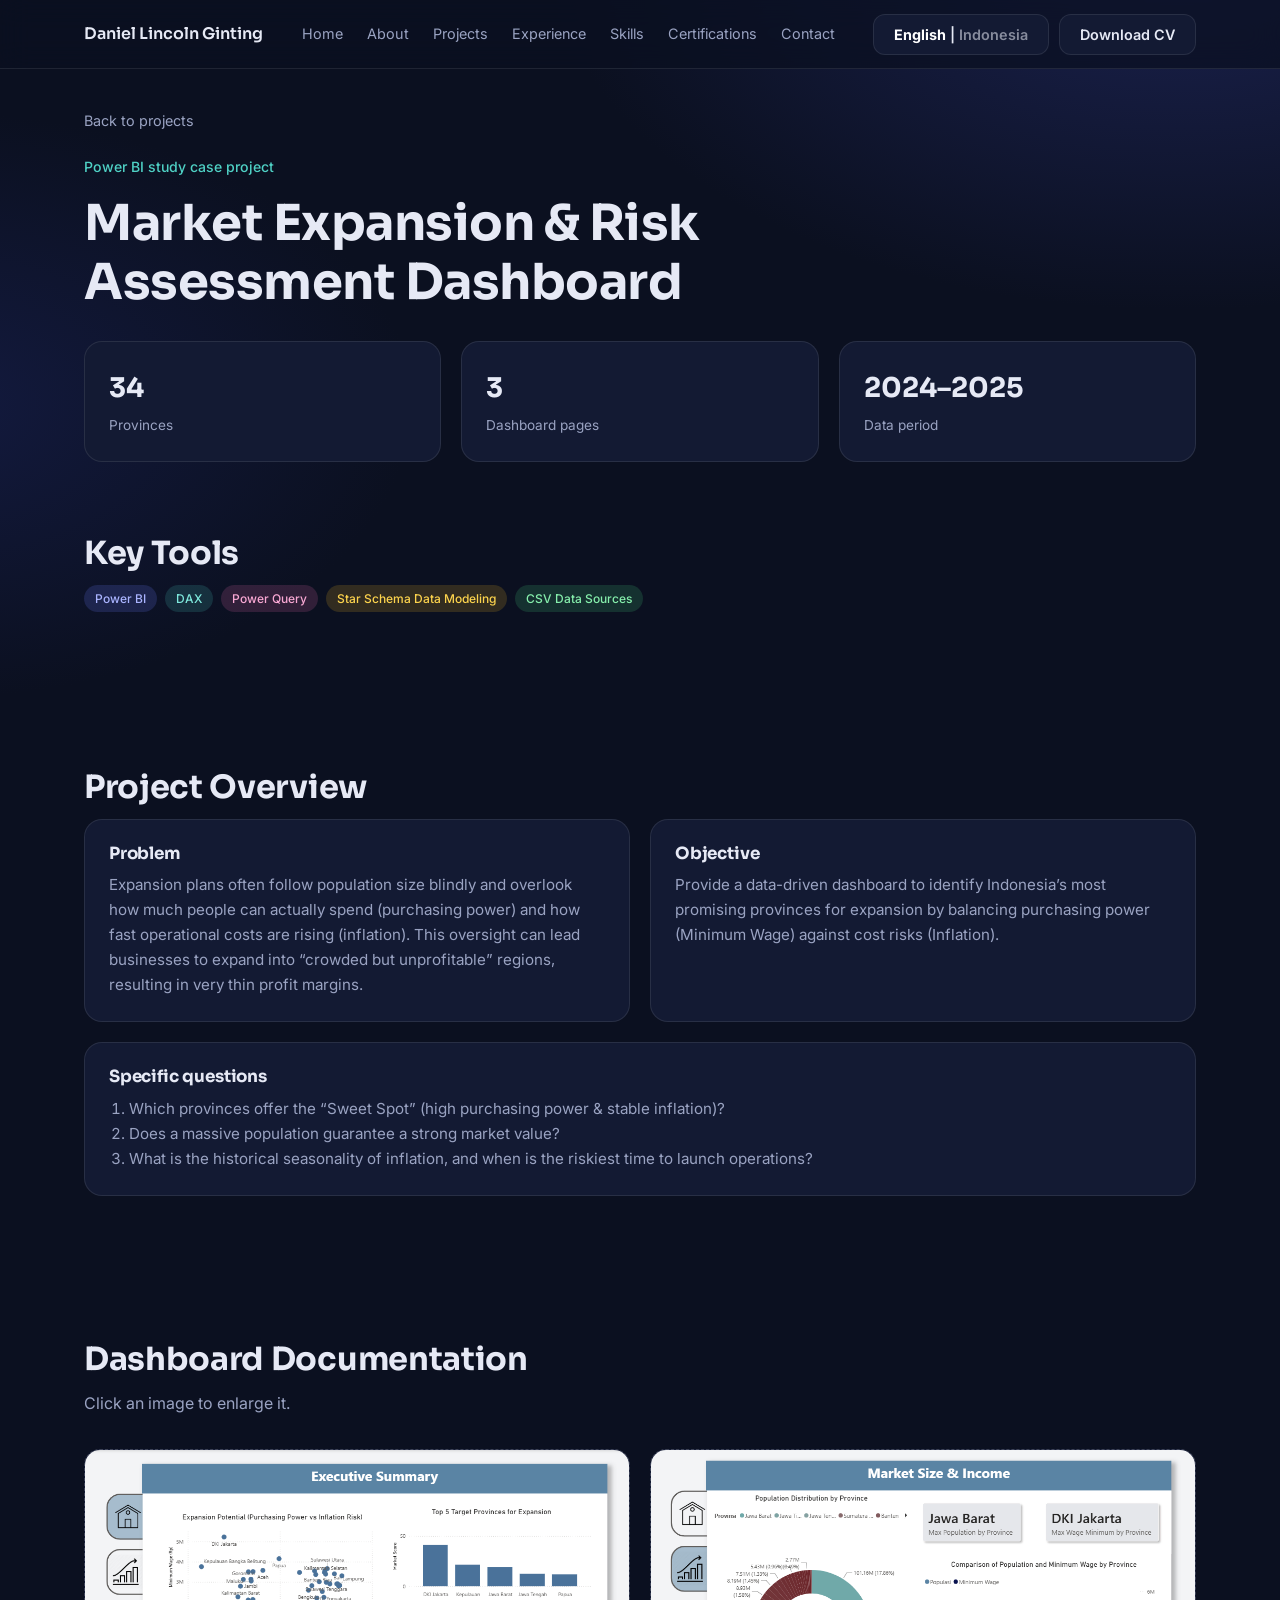
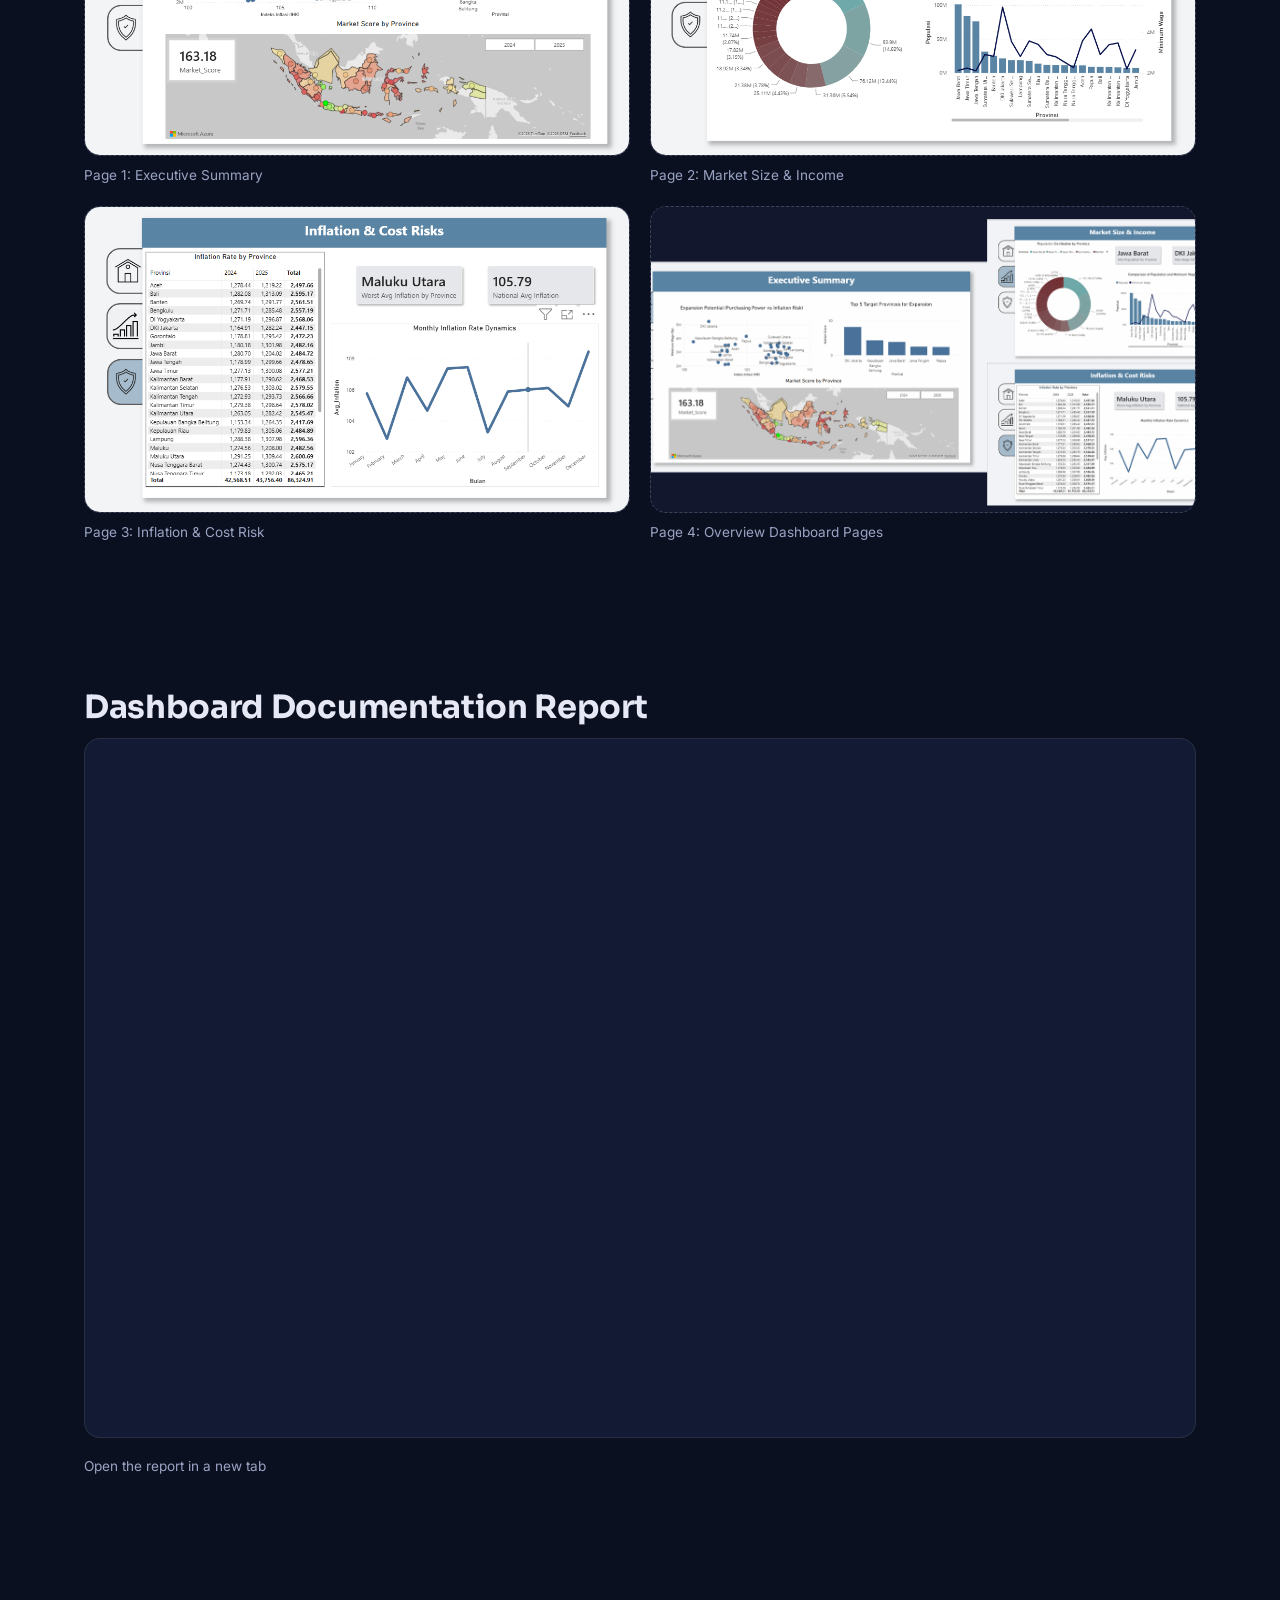
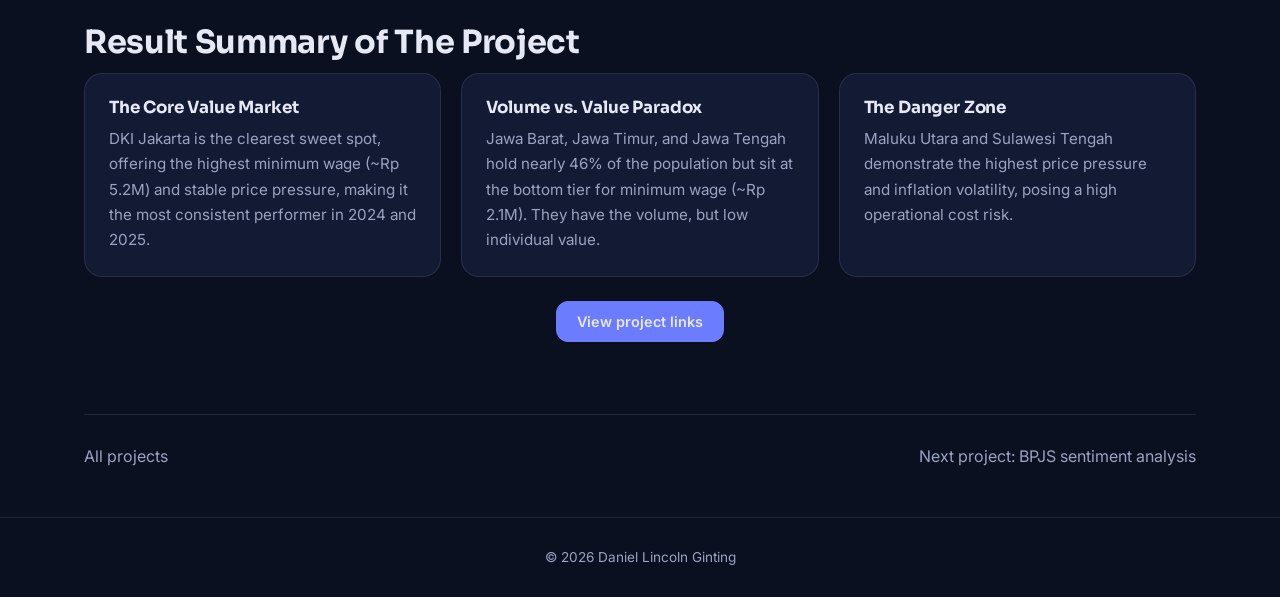
<file: market-expansion.html>
<!DOCTYPE html>
<html lang="en">
<head>
<meta charset="utf-8">
<meta name="viewport" content="width=device-width, initial-scale=1">
<title>Market Expansion & Risk Assessment Dashboard | Daniel Lincoln Ginting</title>
<link rel="preconnect" href="https://fonts.googleapis.com">
<link rel="preconnect" href="https://fonts.gstatic.com" crossorigin>
<link href="https://fonts.googleapis.com/css2?family=Inter:wght@400;500;600&family=Sora:wght@500;600;700&display=swap" rel="stylesheet">
<link rel="stylesheet" href="style.css">
</head>
<body>
<nav><div class="wrap">
  <a class="logo" href="index.html">Daniel Lincoln Ginting</a>
  <ul>
    <li><a href="index.html#home">Home</a></li><li><a href="index.html#about">About</a></li><li><a href="index.html#projects">Projects</a></li>
    <li><a href="index.html#experience">Experience</a></li><li><a href="index.html#skills">Skills</a></li><li><a href="index.html#certifications">Certifications</a></li><li><a href="index.html#contact">Contact</a></li>
  </ul>
  <div class="dd"><button class="btn">Download CV</button>
    <div><a href="#" id="cv-id">CV Bahasa Indonesia</a><a href="#" id="cv-en">CV English</a></div>
  </div>
</div></nav>

<main class="wrap">
<a class="back" href="index.html#projects">Back to projects</a>
<header class="ph">
  <span class="tag">Power BI study case project</span>
  <h1>Market Expansion & Risk Assessment Dashboard</h1>
  <div class="stats s3">
    <div class="card stat"><b>34</b><span>Provinces</span></div>
    <div class="card stat"><b>3</b><span>Dashboard pages</span></div>
    <div class="card stat"><b>2024–2025</b><span>Data period</span></div>
  </div>
</header>

<section>
  <h2>Key Tools</h2>
  <div data-chips="Power BI,DAX,Power Query,Star Schema Data Modeling,CSV Data Sources"></div>
</section>

<section>
  <h2>Project Overview</h2>
  <div class="two">
    <div class="card"><h3 class="t">Problem</h3><p>Expansion plans often follow population size blindly and overlook how much people can actually spend (purchasing power) and how fast operational costs are rising (inflation). This oversight can lead businesses to expand into “crowded but unprofitable” regions, resulting in very thin profit margins.</p></div>
    <div class="card"><h3 class="t">Objective</h3><p>Provide a data-driven dashboard to identify Indonesia’s most promising provinces for expansion by balancing purchasing power (Minimum Wage) against cost risks (Inflation).</p></div>
  </div>
  <div class="card"><h3 class="t">Specific questions</h3>
    <ol><li>Which provinces offer the “Sweet Spot” (high purchasing power & stable inflation)?</li>
    <li>Does a massive population guarantee a strong market value?</li>
    <li>What is the historical seasonality of inflation, and when is the riskiest time to launch operations?</li></ol>
  </div>
</section>

<section>
  <h2>Dashboard Documentation</h2>
  <p class="sub">Click an image to enlarge it.</p>
  <div class="gal">
    <figure class="shot"><div class="box">Add assets/dashboard-1.png<img src="assets/dashboard-1.png" alt="Dashboard page 1" onerror="this.remove()"></div><figcaption>Page 1: Executive Summary</figcaption></figure>
    <figure class="shot"><div class="box">Add assets/dashboard-2.png<img src="assets/dashboard-2.png" alt="Dashboard page 2" onerror="this.remove()"></div><figcaption>Page 2: Market Size & Income</figcaption></figure>
    <figure class="shot"><div class="box">Add assets/dashboard-3.png<img src="assets/dashboard-3.png" alt="Dashboard page 3" onerror="this.remove()"></div><figcaption>Page 3: Inflation & Cost Risk</figcaption></figure>
    <figure class="shot"><div class="box">Add assets/dashboard-4.png<img src="assets/dashboard-4.png" alt="Dashboard page 4" onerror="this.remove()"></div><figcaption>Page 4: Overview Dashboard Pages</figcaption></figure>
  </div>
</section>

<section>
  <h2>Dashboard Documentation Report</h2>
  <iframe class="pdf" src="https://drive.google.com/file/d/1PXejFtzFJGW1AuWTc9nmeEZnIys1nCx5/preview" title="Dashboard documentation report" loading="lazy" allow="autoplay"></iframe>
  <a class="small" href="https://drive.google.com/file/d/1PXejFtzFJGW1AuWTc9nmeEZnIys1nCx5/view?usp=sharing" target="_blank" rel="noopener">Open the report in a new tab</a>
</section>

<section>
  <h2>Result Summary of The Project</h2>
  <div class="grid3">
    <div class="card"><h3 class="t">The Core Value Market</h3><p>DKI Jakarta is the clearest sweet spot, offering the highest minimum wage (~Rp 5.2M) and stable price pressure, making it the most consistent performer in 2024 and 2025.</p></div>
    <div class="card"><h3 class="t">Volume vs. Value Paradox</h3><p>Jawa Barat, Jawa Timur, and Jawa Tengah hold nearly 46% of the population but sit at the bottom tier for minimum wage (~Rp 2.1M). They have the volume, but low individual value.</p></div>
    <div class="card"><h3 class="t">The Danger Zone</h3><p>Maluku Utara and Sulawesi Tengah demonstrate the highest price pressure and inflation volatility, posing a high operational cost risk.</p></div>
  </div>
  <div class="center"><button class="btn p" data-open="links">View project links</button></div>
</section>

<div class="nextp"><a href="index.html#projects">All projects</a><a href="bpjs-sentiment.html">Next project: BPJS sentiment analysis</a></div>
</main>

<dialog id="links">
  <h3 class="t">Project links</h3>
  <a class="lk" href="https://github.com/daniellincolnginting/Market-Expansion-PowerBI" target="_blank" rel="noopener"><b>GitHub repository</b><span>github.com/daniellincolnginting/Market-Expansion-PowerBI</span></a>
  <a class="lk" href="https://drive.google.com/file/d/1PXejFtzFJGW1AuWTc9nmeEZnIys1nCx5/view?usp=sharing" target="_blank" rel="noopener"><b>PDF report</b><span>Google Drive</span></a>
  <form method="dialog" style="margin-top:20px"><button class="btn">Close</button></form>
</dialog>
<dialog id="lb" class="lb"><img alt=""></dialog>

<footer>© 2026 Daniel Lincoln Ginting</footer>
<script src="script.js"></script>
<script src="i18n-id.js"></script>
<script src="i18n.js"></script>
</body>
</html>
</file>
<file: style.css>
:root{--bg:#0B1020;--card:#131A33;--line:rgba(255,255,255,.09);--tx:#E6E9F5;--mu:#9AA3C2;--a:#6C7CFF;--b:#4FD1C5}
*{box-sizing:border-box;margin:0}
html{scroll-behavior:smooth}
body{font:16px/1.65 Inter,system-ui,sans-serif;color:var(--tx);background:radial-gradient(900px 520px at 92% -6%,#1B2250 0,transparent 70%),radial-gradient(700px 420px at -6% 45%,#131a3f 0,transparent 70%),var(--bg);background-attachment:fixed}
h1,h2,h3{font-family:Sora,sans-serif;line-height:1.2;letter-spacing:-.01em}
a{color:inherit;text-decoration:none}
:focus-visible{outline:2px solid var(--b);outline-offset:3px}
.wrap{max-width:1160px;margin:auto;padding:0 24px}
section{padding:72px 0}
h2{font-size:2rem;margin-bottom:12px}
.sub{color:var(--mu);margin-bottom:32px;max-width:60ch}
nav{position:sticky;top:0;z-index:9;backdrop-filter:blur(14px);background:rgba(11,16,32,.72);border-bottom:1px solid var(--line)}
nav .wrap{display:flex;align-items:center;justify-content:space-between;height:68px}
nav ul{display:flex;gap:24px;list-style:none;padding:0;font-size:.9rem;color:var(--mu)}
nav ul a:hover{color:var(--tx)}
.logo{font-family:Sora;font-weight:600}
.btn{display:inline-block;padding:11px 20px;border-radius:12px;font:600 .9rem Inter,sans-serif;border:1px solid var(--line);background:var(--card);cursor:pointer;color:var(--tx)}
.btn.p{background:var(--a);border-color:var(--a)}
.btn:hover{border-color:var(--a)}
.dd{position:relative}
.dd div{display:none;position:absolute;right:0;top:100%;min-width:230px;padding:8px;margin-top:6px;background:var(--card);border:1px solid var(--line);border-radius:12px}
.dd:hover div,.dd:focus-within div{display:block}
.dd div a{display:block;padding:9px 12px;border-radius:8px;font-size:.88rem}
.dd div a:hover{background:rgba(255,255,255,.07)}
.hero{display:grid;grid-template-columns:1.15fr .85fr;gap:56px;align-items:center;padding-top:72px;animation:rise .8s ease both}
@keyframes rise{from{opacity:0;transform:translateY(20px)}}
.tag{display:inline-block;color:var(--b);font-size:.88rem;font-weight:500;margin-bottom:16px}
.hero h1{font-size:clamp(2.3rem,5vw,3.7rem);margin-bottom:14px}
.hero h3{font-size:1.05rem;color:var(--mu);font-weight:500;margin-bottom:16px}
.hero p{color:var(--mu);max-width:54ch;margin-bottom:28px}
.hero .btn{margin-right:10px}
.photo{border-radius:28px;overflow:hidden;border:1px solid var(--line);box-shadow:0 0 100px rgba(108,124,255,.38)}
.photo img{width:100%;height:auto;display:block}
.stats,.grid3{display:grid;gap:20px}
.stats{grid-template-columns:repeat(4,1fr);margin-top:56px}
.card{background:var(--card);border:1px solid var(--line);border-radius:18px;padding:24px}
.stat b{display:block;font-family:Sora;font-size:1.7rem}
.stat span{color:var(--mu);font-size:.85rem}
.grid3{grid-template-columns:repeat(3,1fr)}
.about{display:grid;grid-template-columns:1.4fr .6fr;gap:32px;align-items:start}
.about p{color:var(--mu);margin-bottom:14px}
.about h3{font-size:1.05rem;margin-bottom:6px}
.proj{display:block;transition:border-color .2s}
.proj:hover{border-color:var(--a)}
.cover{aspect-ratio:16/9;border-radius:12px;margin-bottom:16px;overflow:hidden;background:linear-gradient(135deg,#27306e,#3a8f95 140%)}
.cover img{width:100%;height:100%;object-fit:cover;display:block}
.proj h3{font-size:1.08rem;margin-bottom:8px}
.proj p{color:var(--mu);font-size:.9rem}
.proj .go{color:var(--b);font-size:.88rem;font-weight:600}
.chips{display:flex;flex-wrap:wrap;gap:8px;margin:12px 0}
.chip{font-size:.75rem;padding:4px 11px;border-radius:99px;font-weight:500}
.c0{background:rgba(108,124,255,.18);color:#aab4ff}
.c1{background:rgba(79,209,197,.16);color:#7ee8dc}
.c2{background:rgba(244,114,182,.16);color:#f9a8d4}
.c3{background:rgba(251,191,36,.16);color:#fcd34d}
.c4{background:rgba(74,222,128,.16);color:#86efac}
.c5{background:rgba(167,139,250,.18);color:#c4b5fd}
.tabs{display:flex;gap:10px;margin:24px 0 28px;flex-wrap:wrap}
.tabs .btn.on{background:var(--a);border-color:var(--a)}
.tl{display:grid;gap:20px;border-left:2px solid var(--line);padding-left:28px}
.exp h3{font-size:1.08rem}
.exp small{color:var(--mu)}
.exp .badge{float:right;font-size:.75rem;color:var(--mu);border:1px solid var(--line);border-radius:99px;padding:2px 10px}
.exp ul{color:var(--mu);font-size:.9rem;padding-left:18px}
.exp li{margin-bottom:4px}
.skills{display:grid;grid-template-columns:repeat(2,1fr);gap:20px}
.skills h3,.cert h3{font-size:1rem;margin-bottom:4px}
.cert small{color:var(--b)}
.cert p{color:var(--mu);font-size:.88rem;margin-top:8px}
.contact{text-align:center}
.contact .sub{margin:0 auto 28px}
footer{border-top:1px solid var(--line);padding:28px 0;color:var(--mu);font-size:.85rem;text-align:center}
@media(max-width:860px){.hero,.about,.grid3,.skills{grid-template-columns:1fr}.stats{grid-template-columns:repeat(2,1fr)}nav ul{display:none}}
@media(prefers-reduced-motion:reduce){.hero{animation:none}html{scroll-behavior:auto}}
/* Project pages */
.back{display:inline-block;color:var(--mu);font-size:.9rem;margin:40px 0 20px}
.back:hover{color:var(--tx)}
.ph h1{font-size:clamp(2rem,4.5vw,3.1rem);max-width:22ch;margin-bottom:10px}
.stats.s3{grid-template-columns:repeat(3,1fr);margin-top:28px}
.two{display:grid;grid-template-columns:1fr 1fr;gap:20px;margin-bottom:20px}
.card h3.t{margin-bottom:8px;font-size:1.05rem}
.card p,.card li{color:var(--mu);font-size:.95rem}
.card ol{padding-left:20px}
.gal{display:grid;grid-template-columns:1fr 1fr;gap:20px}
.shot{margin:0}
.shot .box{position:relative;aspect-ratio:16/9;border-radius:16px;overflow:hidden;background:var(--card);border:1px dashed rgba(255,255,255,.18);display:grid;place-items:center;color:var(--mu);font-size:.85rem;text-align:center;padding:12px}
.shot img{position:absolute;inset:0;width:100%;height:100%;object-fit:cover;cursor:zoom-in;background:var(--card)}
.shot figcaption{color:var(--mu);font-size:.85rem;margin-top:8px}
.pdf{width:100%;height:700px;border:1px solid var(--line);border-radius:16px;background:var(--card)}
.small{color:var(--mu);font-size:.85rem;display:inline-block;margin-top:10px}
.small:hover{color:var(--tx)}
dialog{border:1px solid var(--line);border-radius:18px;background:var(--card);color:var(--tx);padding:28px;width:min(520px,92vw)}
dialog::backdrop{background:rgba(5,8,18,.78);backdrop-filter:blur(4px)}
dialog.lb{width:auto;max-width:92vw;padding:0;background:transparent;border:0}
dialog.lb img{max-width:90vw;max-height:85vh;border-radius:12px;display:block}
.lk{display:block;padding:14px 16px;border:1px solid var(--line);border-radius:12px;margin-top:12px}
.lk:hover{border-color:var(--a)}
.lk b{display:block}
.lk span{color:var(--mu);font-size:.82rem;word-break:break-all}
.center{text-align:center;padding-top:24px}
.nextp{display:flex;justify-content:space-between;border-top:1px solid var(--line);padding:28px 0 48px;color:var(--mu)}
.nextp a:hover{color:var(--tx)}
@media(max-width:860px){.two,.gal{grid-template-columns:1fr}.pdf{height:480px}.stats.s3{grid-template-columns:1fr}}

/* ===== Mobile fixes ===== */
html{-webkit-text-size-adjust:100%}
img,iframe{max-width:100%}
.menu{display:none}
.dd.show div{display:block}
.contact .btn{margin:6px 4px}
@media(max-width:860px){
  body{background-attachment:scroll}
  nav .wrap{flex-wrap:wrap;height:auto;min-height:64px;padding-top:10px;padding-bottom:10px;gap:10px}
  .menu{display:inline-block;margin-left:auto}
  nav ul{display:none;order:3;width:100%;flex-direction:column;gap:0;padding:6px 0}
  nav ul a{display:block;padding:10px 4px;font-size:1rem}
  .navr{display:none;order:4;width:100%;padding-bottom:6px}
  nav.open ul{display:flex}
  nav.open .navr{display:block}
  .navr>div{flex-wrap:wrap}
  .dd div{position:static;min-width:0;margin-top:8px}
  .hero{padding-top:36px;gap:28px}
  section{padding:48px 0}
  h2{font-size:1.6rem}
  .exp .badge{float:none;display:inline-block;margin-bottom:8px}
  .tl{padding-left:18px}
}
@media(max-width:520px){
  .wrap{padding:0 18px}
  .stats,.stats.s3{grid-template-columns:1fr}
  .card{padding:18px}
  .hero .btn{margin-bottom:10px}
}

/* Language button: full label (English | Indonesia) on every screen */
.lang .s{display:none}
@media(max-width:860px){
  nav .wrap>.lang{margin-left:auto}
  nav .wrap>.lang+.menu{margin-left:0}
  nav .wrap>.btn{padding:9px 14px}
}
@media(max-width:520px){
  nav .wrap{gap:6px}
  nav .logo{font-size:.8rem}
  nav .wrap>.lang{font-size:.7rem;padding:8px 9px}
  nav .wrap>.menu{padding:8px 11px}
}
@media(max-width:380px){
  nav .logo{font-size:.72rem}
  nav .wrap>.lang{font-size:.64rem;padding:7px 8px}
  nav .wrap>.menu{padding:7px 10px}
}
</file>
